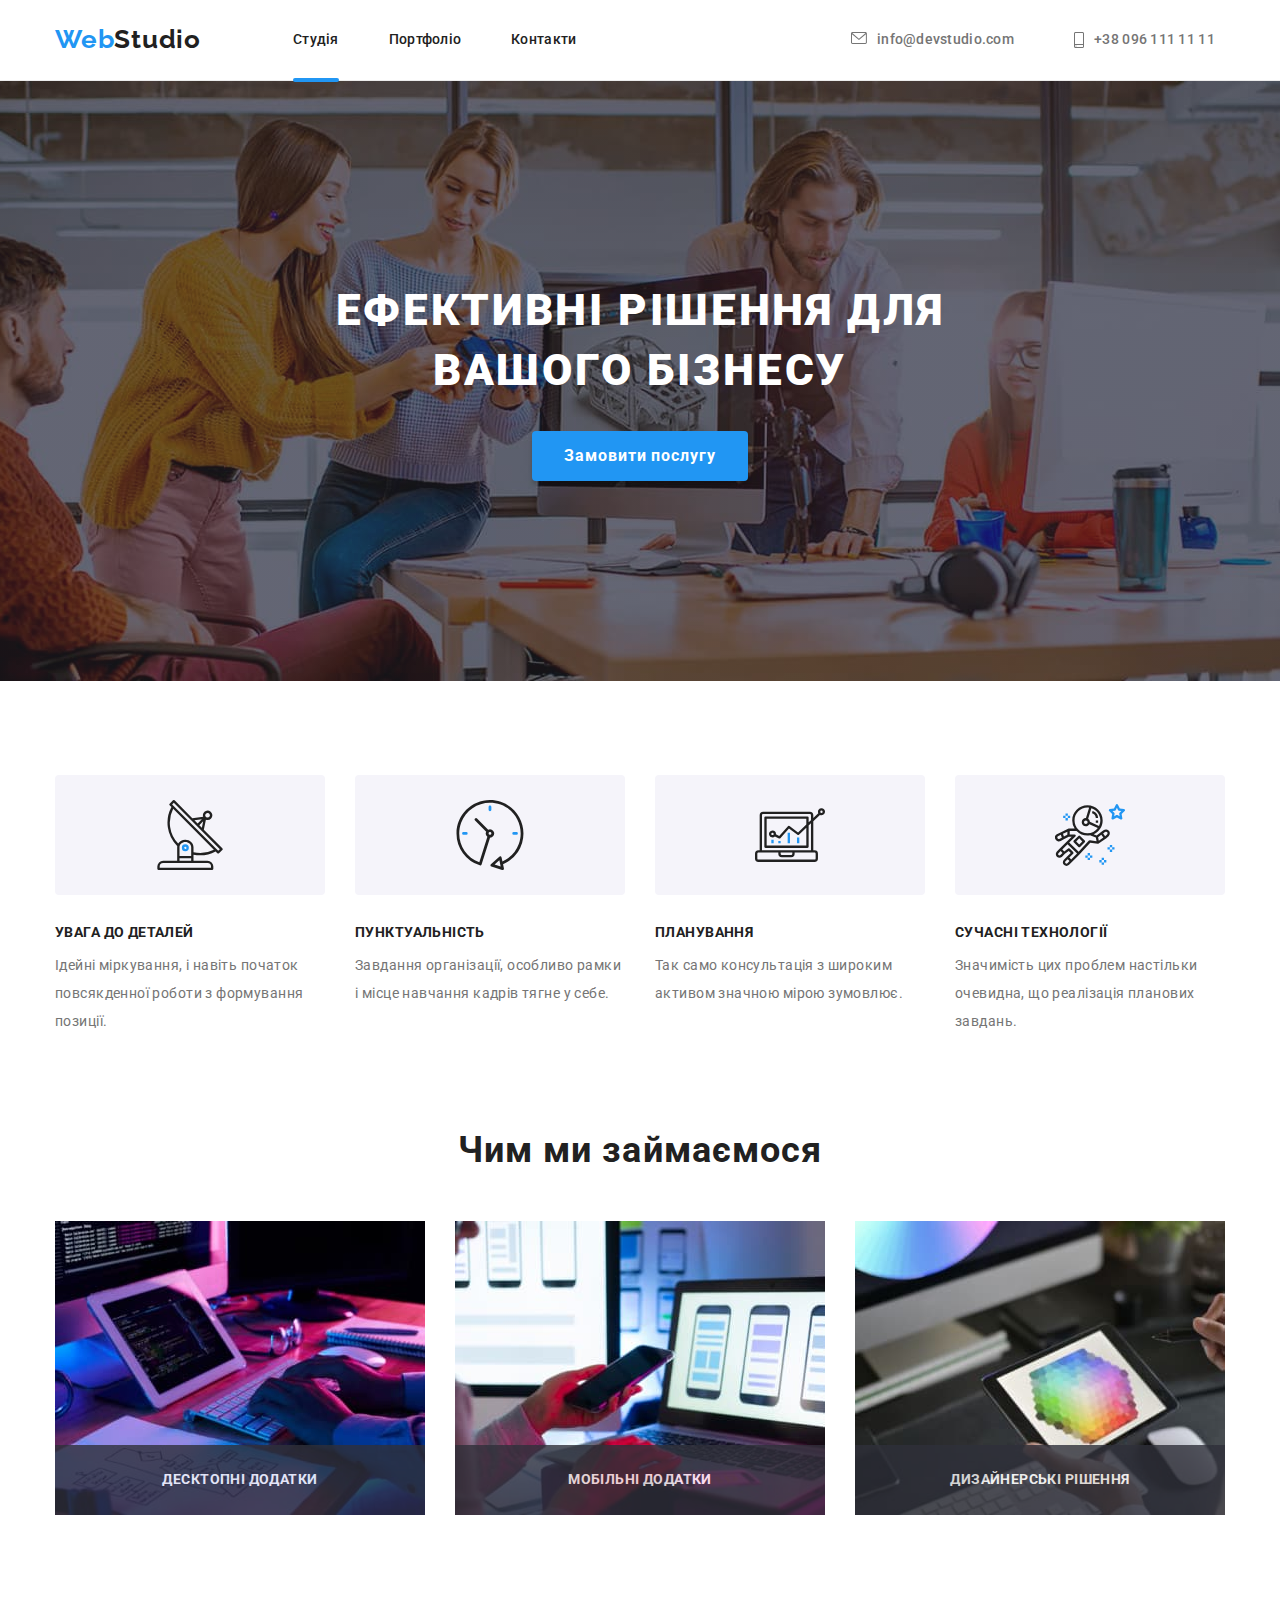
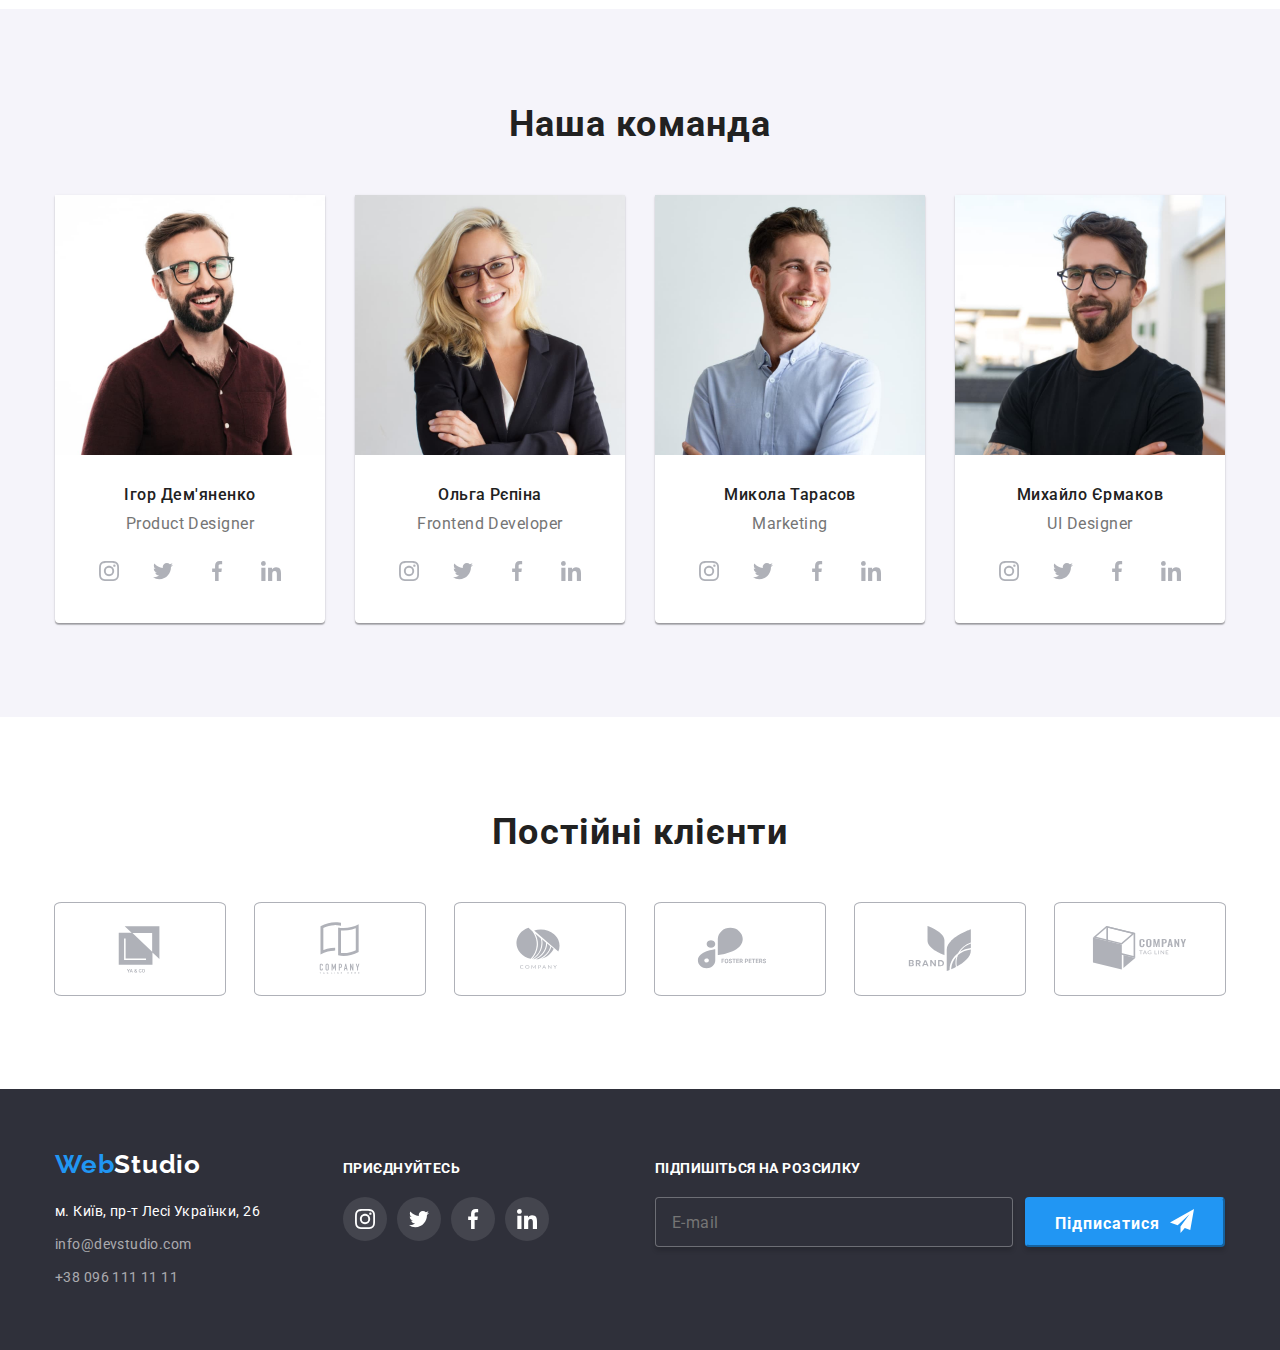
<file: index.html>
<!DOCTYPE html>
<html lang="uk">
  <head>
    <meta charset="UTF-8" />
    <link rel="preconnect" href="https://fonts.googleapis.com" />
    <link rel="preconnect" href="https://fonts.gstatic.com" crossorigin />
    <link
      href="https://fonts.googleapis.com/css2?family=Raleway:wght@700&family=Roboto:wght@400;500;700;900&display=swap"
      rel="stylesheet"
    />
    <meta name="viewport" content="width=device-width, initial-scale=1.0" />
    <title>WebStudio</title>
    <link
      rel="stylesheet"
      href="https://cdnjs.cloudflare.com/ajax/libs/modern-normalize/1.1.0/modern-normalize.min.css"
    />
    <link rel="stylesheet" href="./css/styles.css" />
  </head>

  <body>
    <!--Header-->
    <header class="page-header">
      <div class="conteiner">
        <nav class="coneiner main-nav">
          <a href="" class="logo-header">Web<span class="studio">Studio</span></a>
          <ul class="site-nav">
            <li class="item"><a href="./index.html" class="link current-page">Студія</a></li>
            <li class="item">
              <a href="./portfolio.html" class="link">Портфоліо</a>
            </li>
            <li class="item"><a href="./" class="link">Контакти</a></li>
          </ul>
          <ul class="site-auth">
            <li class="item">
              <a href="mailto:info@devstudio.com" class="link"
                ><svg class="icon-header" width="16" height="12">
                  <use href="./images/icons.svg#icon-envelope"></use></svg
                >info@devstudio.com</a
              >
            </li>
            <li class="item">
              <a href="tel:+380961111111" class="link"
                ><svg class="icon-header" width="10" height="16">
                  <use href="./images/icons.svg#icon-phone"></use></svg
                >+38 096 111 11 11</a
              >
            </li>
          </ul>
        </nav>
      </div>
    </header>
    <!--Main-->
    <main>
      <section class="section-hero">
        <div class="conteiner-hero">
          <h1 class="main-title">Ефективні рішення для вашого бізнесу</h1>
          <button type="button" class="order-button" data-modal-open>Замовити послугу</button>
      </section>
      <!--Особливості-->
      <section class="section-features">
        <div class="conteiner">
          <h2 class="visually-hidden">Наші переваги</h2>
          <ul class="features">
            <li class="feature-list">
              <div class="feature-item">
                <svg class="feature-icon" width="70" height="70">
                  <use href="./images/icons.svg#icon-antenna"></use>
                </svg>
              </div>
              <h3 class="subtitle">УВАГА ДО ДЕТАЛЕЙ</h3>
              <p class="text">
                Ідейні міркування, і навіть початок повсякденної роботи з формування позиції.
              </p>
            </li>
            <li class="feature-list">
              <div class="feature-item">
                <svg class="feature-icon" width="70" height="70">
                  <use href="./images/icons.svg#icon-clock"></use>
                </svg>
              </div>
              <h3 class="subtitle">ПУНКТУАЛЬНІСТЬ</h3>
              <p class="text">
                Завдання організації, особливо рамки і місце навчання кадрів тягне у себе.
              </p>
            </li>
            <li class="feature-list">
              <div class="feature-item">
                <svg class="feature-icon" width="70" height="70">
                  <use href="./images/icons.svg#icon-diagram"></use>
                </svg>
              </div>
              <h3 class="subtitle">ПЛАНУВАННЯ</h3>
              <p class="text">Так само консультація з широким активом значною мірою зумовлює.</p>
            </li>
            <li class="feature-list">
              <div class="feature-item">
                <svg class="feature-icon" width="70" height="70">
                  <use href="./images/icons.svg#icon-astronaut"></use>
                </svg>
              </div>
              <h3 class="subtitle">СУЧАСНІ ТЕХНОЛОГІЇ</h3>
              <p class="text">
                Значимість цих проблем настільки очевидна, що реалізація планових завдань.
              </p>
            </li>
          </ul>
        </div>
      </section>
      <!--Чим ми займаємось-->
      <section class="section-activities">
        <div class="conteiner">
          <h2 class="title">Чим ми займаємося</h2>
          <ul class="activities">
            <li class="item">
              <div class="activities-thumb">
                <h3 class="thumb-title">Десктопні додатки</h3>
              </div>
              <img src="./images/box1.jpg" alt="фото 1 робота в студії" width="370" class="photo" />
            </li>
            <li class="item">
              <div class="activities-thumb"><h3 class="thumb-title">Мобільні додатки</h3></div>
              <img src="./images/box2.jpg" alt="фото 2 робота в студії" width="370" class="photo" />
            </li>
            <li class="item">
              <div class="activities-thumb"><h3 class="thumb-title">Дизайнерські рішення</h3></div>
              <img src="./images/box3.jpg" alt="фото 3 робота в студії" width="370" class="photo" />
            </li>
          </ul>
        </div>
      </section>
      <!--Наша команда-->
      <section class="section-staff">
        <div class="conteiner">
          <h2 class="title">Наша команда</h2>
          <ul class="staff">
            <li class="item">
              <img src="./images/person1.jpg" alt="фото співробітника" width="270" class="photo" />
              <div class="card-text">
                <h3 class="staff-name">Ігор Дем'яненко</h3>
                <p class="position">Product Designer</p>
                <ul class="social-net">
                  <li class="net-item">
                    <a href="" class="net-link">
                      <svg class="net-icon" width="20" height="20">
                        <use href="./images/icons.svg#icon-instagram"></use>
                      </svg>
                    </a>
                  </li>
                  <li class="net-item">
                    <a href="" class="net-link">
                      <svg class="net-icon" width="20" height="20">
                        <use href="./images/icons.svg#icon-twitter"></use>
                      </svg>
                    </a>
                  </li>
                  <li class="net-item">
                    <a href="" class="net-link">
                      <svg class="net-icon" width="20" height="20">
                        <use href="./images/icons.svg#icon-facebook"></use>
                      </svg>
                    </a>
                  </li>
                  <li class="net-item">
                    <a href="" class="net-link">
                      <svg class="net-icon" width="20" height="20">
                        <use href="./images/icons.svg#icon-linkedin"></use>
                      </svg>
                    </a>
                  </li>
                </ul>
              </div>
            </li>
            <li class="item">
              <img src="./images/person2.jpg" alt="фото співробітника" width="270" class="photo" />
              <div class="card-text">
                <h3 class="staff-name">Ольга Рєпіна</h3>
                <p class="position">Frontend Developer</p>
                <ul class="social-net">
                  <li class="net-item">
                    <a href="" class="net-link">
                      <svg class="net-icon" width="20" height="20">
                        <use href="./images/icons.svg#icon-instagram"></use>
                      </svg>
                    </a>
                  </li>
                  <li class="net-item">
                    <a href="" class="net-link">
                      <svg class="net-icon" width="20" height="20">
                        <use href="./images/icons.svg#icon-twitter"></use>
                      </svg>
                    </a>
                  </li>
                  <li class="net-item">
                    <a href="" class="net-link">
                      <svg class="net-icon" width="20" height="20">
                        <use href="./images/icons.svg#icon-facebook"></use>
                      </svg>
                    </a>
                  </li>
                  <li class="net-item">
                    <a href="" class="net-link">
                      <svg class="net-icon" width="20" height="20">
                        <use href="./images/icons.svg#icon-linkedin"></use>
                      </svg>
                    </a>
                  </li>
                </ul>
              </div>
            </li>
            <li class="item">
              <img src="./images/person3.jpg" alt="фото співробітника" width="270" class="photo" />
              <div class="card-text">
                <h3 class="staff-name">Микола Тарасов</h3>
                <p class="position">Marketing</p>
                <ul class="social-net">
                  <li class="net-item">
                    <a href="" class="net-link">
                      <svg class="net-icon" width="20" height="20">
                        <use href="./images/icons.svg#icon-instagram"></use>
                      </svg>
                    </a>
                  </li>
                  <li class="net-item">
                    <a href="" class="net-link">
                      <svg class="net-icon" width="20" height="20">
                        <use href="./images/icons.svg#icon-twitter"></use>
                      </svg>
                    </a>
                  </li>
                  <li class="net-item">
                    <a href="" class="net-link">
                      <svg class="net-icon" width="20" height="20">
                        <use href="./images/icons.svg#icon-facebook"></use>
                      </svg>
                    </a>
                  </li>
                  <li class="net-item">
                    <a href="" class="net-link">
                      <svg class="net-icon" width="20" height="20">
                        <use href="./images/icons.svg#icon-linkedin"></use>
                      </svg>
                    </a>
                  </li>
                </ul>
              </div>
            </li>
            <li class="item">
              <img src="./images/person4.jpg" alt="фото співробітника" width="270" class="photo" />
              <div class="card-text">
                <h3 class="staff-name">Михайло Єрмаков</h3>
                <p class="position">UI Designer</p>
                <ul class="social-net">
                  <li class="net-item">
                    <a href="" class="net-link">
                      <svg class="net-icon" width="20" height="20">
                        <use href="./images/icons.svg#icon-instagram"></use>
                      </svg>
                    </a>
                  </li>
                  <li class="net-item">
                    <a href="" class="net-link">
                      <svg class="net-icon" width="20" height="20">
                        <use href="./images/icons.svg#icon-twitter"></use>
                      </svg>
                    </a>
                  </li>
                  <li class="net-item">
                    <a href="" class="net-link">
                      <svg class="net-icon" width="20" height="20">
                        <use href="./images/icons.svg#icon-facebook"></use>
                      </svg>
                    </a>
                  </li>
                  <li class="net-item">
                    <a href="" class="net-link">
                      <svg class="net-icon" width="20" height="20">
                        <use href="./images/icons.svg#icon-linkedin"></use>
                      </svg>
                    </a>
                  </li>
                </ul>
              </div>
            </li>
          </ul>
        </div>
      </section>
      <section class="section-clients">
        <div class="conteiner">
          <h2 class="title">Постійні клієнти</h2>
          <div class="clients">
            <ul class="client-list">
              <li class="client-item"><a href="" class="client-link">
              <svg class="company-icon" width="106" height="60">
                <use href="./images/icons.svg#icon-company1"></use>
              </svg>
              </a>
              </li>
            <li class="client-item"><a href="" class="client-link">
              <svg class="company-icon" width="106" height="60">
                <use href="./images/icons.svg#icon-company2"></use>
              </svg>
              </a>
              </li>
            <li class="client-item"><a href="" class="client-link">
              <svg class="company-icon" width="106" height="60">
                <use href="./images/icons.svg#icon-company3"></use>
              </svg>
              </a>
              </li>
            <li class="client-item"><a href="" class="client-link">
              <svg class="company-icon" width="106" height="60">
                <use href="./images/icons.svg#icon-company4"></use>
              </svg>
              </a>
              </li>
            <li class="client-item"><a href="" class="client-link">
              <svg class="company-icon" width="106" height="60">
                <use href="./images/icons.svg#icon-company5"></use>
              </svg>
              </a>
              </li>
              <li class="client-item"><a href="" class="client-link">
              <svg class="company-icon" width="106" height="60">
                <use href="./images/icons.svg#icon-company6"></use>
              </svg>
              </a>
              </li>
          </div>
        </div>
      </section>
    </main>
    <!-- Footer -->
    <footer class="page-footer">
       <div class="conteiner-footer"> 
        <div class="footer-list">
          <div class="footer-links">
            <a href="./" class="logo-footer">Web<span class="studio">Studio</span></a>
            <address class="address">
              <ul class="address-list">
                <li class="item">
                  <a
                    href="https://www.google.com/maps/d/u/0/viewer?mid=10uSM3H-mIU3GznYo2szRIEphczw&hl=en_US&ll=50.42732700000001%2C30.538092&z=17"
                    class="place"
                    >м. Київ, пр-т Лесі Українки, 26</a
                  >
                </li>
                <li class="item">
                  <a href="mailto:info@devstudio.com" class="email">info@devstudio.com</a>
                </li>
                <li class="list">
                  <a href="tel:+380961111111" class="phone">+38 096 111 11 11</a>
                </li>
              </ul>
            </address>
          </div>
          <div class="join-links">
            <h3 class="subtitle">ПРИЄДНУЙТЕСЬ</h3>
            <ul class="social-net">
              <li class="net-item">
                <a href="" class="net-link">
                  <svg class="net-icon" width="20" height="20">
                    <use href="./images/icons.svg#icon-instagram"></use>
                  </svg>
                </a>
              </li>
              <li class="net-item">
                <a href="" class="net-link">
                  <svg class="net-icon" width="20" height="20">
                    <use href="./images/icons.svg#icon-twitter"></use>
                  </svg>
                </a>
              </li>
              <li class="net-item">
                <a href="" class="net-link">
                  <svg class="net-icon" width="20" height="20">
                    <use href="./images/icons.svg#icon-facebook"></use>
                  </svg>
                </a>
              </li>
              <li class="net-item">
                <a href="" class="net-link">
                  <svg class="net-icon" width="20" height="20">
                    <use href="./images/icons.svg#icon-linkedin"></use>
                  </svg>
                </a>
              </li>
            </ul>
          </div>
          <div class="signup">
            <h2 class="signup-title">Підпишіться на розсилку</h2>
            <form class="signup-form" name="signup-form">
              <label class="signup-label" for="person-email"></label>
          <input class="email-input" id="person-email" type="email" placeholder="E-mail" required/>
              <button class="signup-button" type="submit">
                Підписатися<svg class="send-icon" width="24" height="24">
                  <use href="./images/icons.svg#icon-icon-send"></use>
                </svg>
              </button>
            </form> 
          </div>
        </div>
      </div>
    </footer>

    <!-- Backdrop -->
    <div class="backdrop is-hidden" data-modal>
        <div class="modal">
          <button type="button" class="button-close" data-modal-close>
              <svg class="x-icon" width="18" height="18">
                <use href="./images/icons.svg#icon-close-button"></use>
              </svg>
          </button>

          <!-- Form -->

          <h2 class="order-title">Залиште свої дані, ми вам передзвонимо</h2>
          <form name="order-form">
            <label class="form-label" for="person-name">Ім'я</label>
            <div class="modal-inputs">
              <input class="form-input" id="person-name" type="text" name="name" required pattern="^[Є-ЯҐа-їґ]+\s[Є-ЯҐа-їґ]+$"/>
              <svg class="form-icon" width="18" height="18">
                  <use href="./images/icons.svg#icon-person-icon"></use>
                </svg>
            </div>
            <label class="form-label" for="person-phone">Телефон</label>
            <div class="modal-inputs">
              <input class="form-input" id="person-phone" type="tel" name="phone" required pattern="^\+[0-9]{12}"/>
              <svg class="form-icon" width="18" height="18">
                  <use href="./images/icons.svg#icon-phone-black"></use>
                </svg>
            </div>
            <label class="form-label" for="person-ml">Пошта</label>
            <div class="modal-inputs">
              <input class="form-input" id="person-ml" type="email" name="email" required/>
              <svg class="form-icon" width="18" height="18">
                  <use href="./images/icons.svg#icon-email-black"></use>
                </svg>
            </div>
            <label class="form-label" for="form-textarea">Коментар</label>
              <textarea class="form-textarea" id="form-textarea"
              name="person-comment" placeholder="Введіть текст"></textarea>

               <div class="checkbox"> 
                 <label class="checkbox-label" for="terms-checkbox">
                   <input class="checkbox-input" id="terms-checkbox" 
                   type="checkbox" name="terms-checkbox" value="" required/> 
                   <svg class="checked-icon" width="16" height="15">
                     <use href="./images/icons.svg#icon-icon-check"></use>
                    </svg>Погоджуюся з розсилкою та приймаю<a class="terms" href="./" > Умови договору</a>
              </label>
                </div> 
            <button class="send-button" type="submit">Відправити</button>
          </form>
          
        </div>
    </div>
  <script src="./js/modal.js"></script>
</body>
</html>
</file>
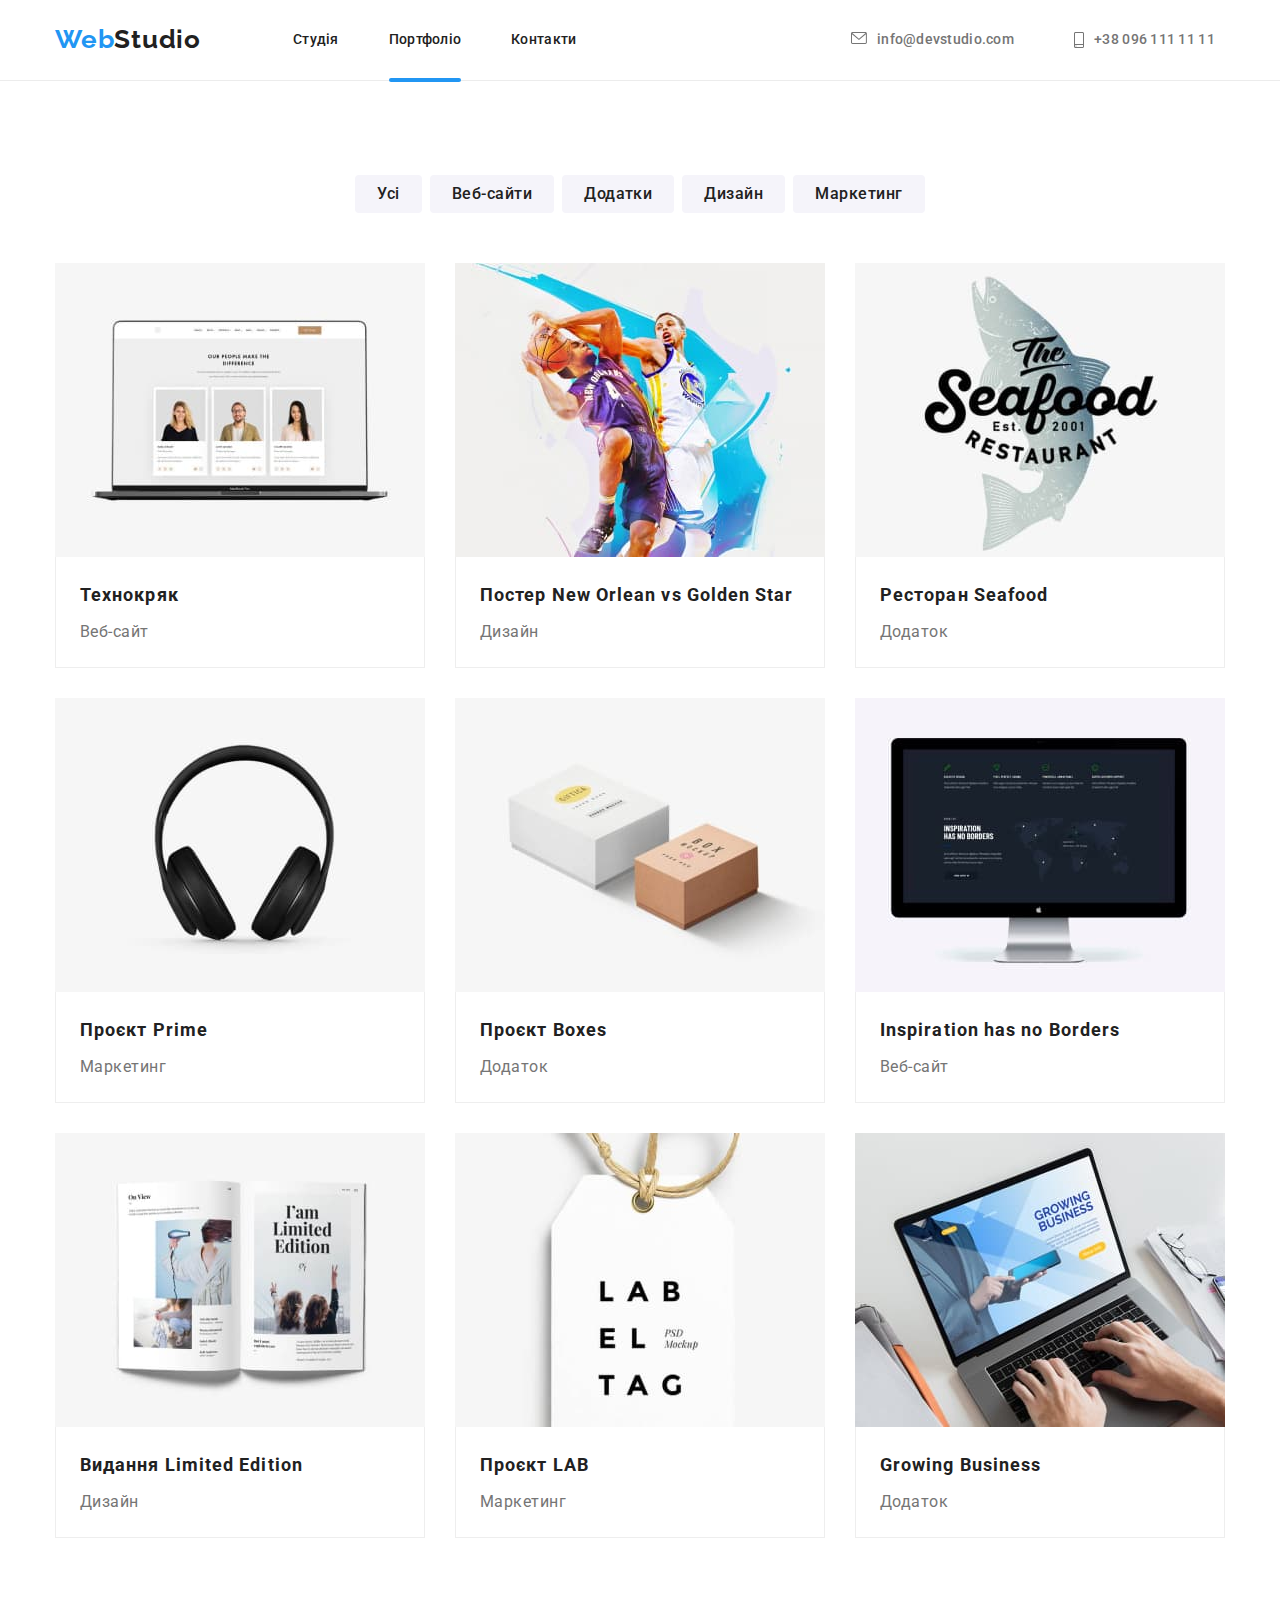
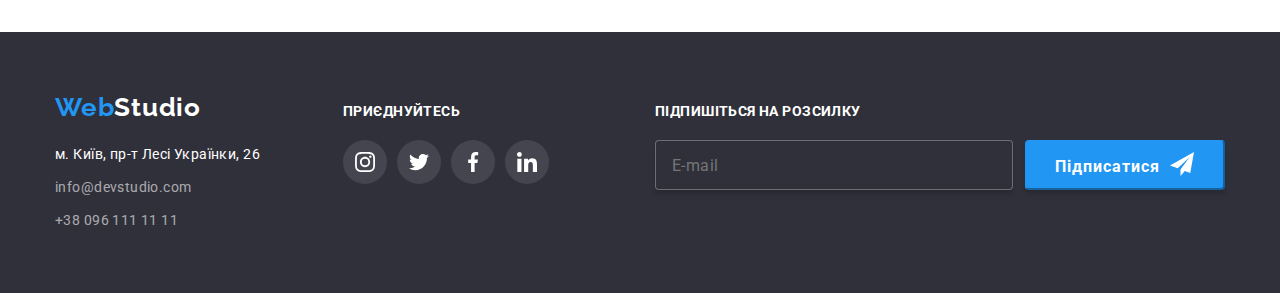
<file: portfolio.html>
<!DOCTYPE html>
<html lang="uk">
  <head>
    <meta charset="UTF-8" />
    <link rel="preconnect" href="https://fonts.googleapis.com" />
    <link rel="preconnect" href="https://fonts.gstatic.com" crossorigin />
    <link
      href="https://fonts.googleapis.com/css2?family=Raleway:wght@700&family=Roboto:wght@400;500;700;900&display=swap"
      rel="stylesheet"
    />
    <meta name="viewport" content="width=device-width, initial-scale=1.0" />
    <title>WebStudio</title>
    <link
      rel="stylesheet"
      href="https://cdnjs.cloudflare.com/ajax/libs/modern-normalize/1.1.0/modern-normalize.min.css"
    />
    <link rel="stylesheet" href="./css/styles.css" />
  </head>
  <body class="portfolio-body">
    <header class="page-header">
      <div class="conteiner">
        <nav class="coneiner main-nav">
          <a href="" class="logo-header">Web<span class="studio">Studio</span></a>
          <ul class="site-nav">
            <li class="item"><a href="./index.html" class="link">Студія</a></li>
            <li class="item">
              <a href="./portfolio.html" class="link current-page">Портфоліо</a>
            </li>
            <li class="item"><a href="./" class="link">Контакти</a></li>
          </ul>
          <ul class="site-auth">
            <li class="item">
              <a href="mailto:info@devstudio.com" class="link"
                ><svg class="icon-header" width="16" height="12">
                  <use href="./images/icons.svg#icon-envelope"></use></svg
                >info@devstudio.com</a
              >
            </li>
            <li class="item">
              <a href="tel:+380961111111" class="link"
                ><svg class="icon-header" width="10" height="16">
                  <use href="./images/icons.svg#icon-phone"></use></svg
                >+38 096 111 11 11</a
              >
            </li>
          </ul>
        </nav>
      </div>
    </header>
    <main>
      <section class="section-portfolio">
        <div class="conteiner">
          <!--Фільтр з 5 кнопок-->
          <ul class="filters">
            <li class="list">
              <button type="button" class="filter">Усі</button>
            </li>
            <li class="list">
              <button type="button" class="filter">Веб-сайти</button>
            </li>
            <li class="list">
              <button type="button" class="filter">Додатки</button>
            </li>
            <li class="list">
              <button type="button" class="filter">Дизайн</button>
            </li>
            <li class="list">
              <button type="button" class="filter">Маркетинг</button>
            </li>
          </ul>
          <!--Приклади робіт-->

          <div class="conteiner-examples">
            <ul class="examples">
              <li class="item">
                <a href="" class="link">
                  <div class="card-image">
                    <img
                      src="./images/img1.jpg"
                      alt="екран комп'ютера з трьома представниками компанії та основними відомостями про них"
                      width="370"
                      class="photo"
                    />
                    <div class="card-overlay">
                      <p class="overlay-text">
                        Ресурс пропонує комплексні пропозиції з різним рівнем функціоналу та
                        сервісів. Все це дозволить відвідувачу отримати вичерпні відомості про
                        компанію чи приватну особу.
                      </p>
                    </div>
                  </div>
                  <div class="card-text">
                    <h2>Технокряк</h2>
                    <p class="product-name">Веб-сайт</p>
                  </div>
                </a>
              </li>
              <li class="item">
                <a href="" class="link">
                  <div class="card-image">
                    <img
                      src="./images/img2.jpg"
                      alt="зображення двох баскетболістів у стрибку в боротьбі за м'яч"
                      width="370"
                      class="photo"
                    />
                    <div class="card-overlay">
                      <p class="overlay-text">
                        Ресурс пропонує комплексні пропозиції з різним рівнем функціоналу та
                        сервісів. Все це дозволить відвідувачу отримати вичерпні відомості про
                        компанію чи приватну особу.
                      </p>
                    </div>
                  </div>
                  <div class="card-text">
                    <h2>Постер New Orlean vs Golden Star</h2>
                    <p class="product-name">Дизайн</p>
                  </div>
                </a>
              </li>
              <li class="item">
                <a href="" class="link">
                  <div class="card-image">
                    <img
                      src="./images/img3.jpg"
                      alt="сіра риба як логотип ресторану з назвою ресторану на ній"
                      width="370"
                      class="photo"
                    />
                    <div class="card-overlay">
                      <p class="overlay-text">
                        Ресурс пропонує комплексні пропозиції з різним рівнем функціоналу та
                        сервісів. Все це дозволить відвідувачу отримати вичерпні відомості про
                        компанію чи приватну особу.
                      </p>
                    </div>
                  </div>
                  <div class="card-text">
                    <h2>Ресторан Seafood</h2>
                    <p class="product-name">Додаток</p>
                  </div>
                </a>
              </li>
              <li class="item">
                <a href="" class="link">
                  <div class="card-image">
                    <img
                      src="./images/img4.jpg"
                      alt="великі навушники чорного кольору"
                      width="370"
                      class="photo"
                    />
                    <div class="card-overlay">
                      <p class="overlay-text">
                        Ресурс пропонує комплексні пропозиції з різним рівнем функціоналу та
                        сервісів. Все це дозволить відвідувачу отримати вичерпні відомості про
                        компанію чи приватну особу.
                      </p>
                    </div>
                  </div>
                  <div class="card-text">
                    <h2>Проєкт Prime</h2>
                    <p class="product-name">Маркетинг</p>
                  </div>
                </a>
              </li>
              <li class="item">
                <a href="" class="link">
                  <div class="card-image">
                    <img
                      src="./images/img5.jpg"
                      alt="біла і коричнева коробки лежать поруч"
                      width="370"
                      class="photo"
                    />
                    <div class="card-overlay">
                      <p class="overlay-text">
                        Ресурс пропонує комплексні пропозиції з різним рівнем функціоналу та
                        сервісів. Все це дозволить відвідувачу отримати вичерпні відомості про
                        компанію чи приватну особу.
                      </p>
                    </div>
                  </div>
                  <div class="card-text">
                    <h2>Проєкт Boxes</h2>
                    <p class="product-name">Додаток</p>
                  </div>
                </a>
              </li>
              <li class="item">
                <a href="" class="link">
                  <div class="card-image">
                    <img
                      src="./images/img6.jpg"
                      alt="комп'ютер з сторінкою сайту на екрані"
                      width="370"
                      class="photo"
                    />
                    <div class="card-overlay">
                      <p class="overlay-text">
                        Ресурс пропонує комплексні пропозиції з різним рівнем функціоналу та
                        сервісів. Все це дозволить відвідувачу отримати вичерпні відомості про
                        компанію чи приватну особу.
                      </p>
                    </div>
                  </div>
                  <div class="card-text">
                    <h2>Inspiration has no Borders</h2>
                    <p class="product-name">Веб-сайт</p>
                  </div>
                </a>
              </li>
              <li class="item">
                <a href="" class="link">
                  <div class="card-image">
                    <img
                      src="./images/img7.jpg"
                      alt="розворот журналу з зображеннями-прикладами дизайну"
                      width="370"
                      class="photo"
                    />
                    <div class="card-overlay">
                      <p class="overlay-text">
                        Ресурс пропонує комплексні пропозиції з різним рівнем функціоналу та
                        сервісів. Все це дозволить відвідувачу отримати вичерпні відомості про
                        компанію чи приватну особу.
                      </p>
                    </div>
                  </div>
                  <div class="card-text">
                    <h2>Видання Limited Edition</h2>
                    <p class="product-name">Дизайн</p>
                  </div>
                </a>
              </li>
              <li class="item">
                <a href="" class="link">
                  <div class="card-image">
                    <img
                      src="./images/img8.jpg"
                      alt="ярлик з логотипом компанії"
                      width="370"
                      class="photo"
                    />
                    <div class="card-overlay">
                      <p class="overlay-text">
                        Ресурс пропонує комплексні пропозиції з різним рівнем функціоналу та
                        сервісів. Все це дозволить відвідувачу отримати вичерпні відомості про
                        компанію чи приватну особу.
                      </p>
                    </div>
                  </div>
                  <div class="card-text">
                    <h2>Проєкт LAB</h2>
                    <p class="product-name">Маркетинг</p>
                  </div>
                </a>
              </li>
              <li class="item">
                <a href="" class="link">
                  <div class="card-image">
                    <img
                      src="./images/img9.jpg"
                      alt="руки на клавіатурі і сторінка з сійту компанії на екрані"
                      width="370"
                      class="photo"
                    />
                    <div class="card-overlay">
                      <p class="overlay-text">
                        Ресурс пропонує комплексні пропозиції з різним рівнем функціоналу та
                        сервісів. Все це дозволить відвідувачу отримати вичерпні відомості про
                        компанію чи приватну особу.
                      </p>
                    </div>
                  </div>
                  <div class="card-text">
                    <h2>Growing Business</h2>
                    <p class="product-name">Додаток</p>
                  </div>
                </a>
              </li>
            </ul>
          </div>
        </div>
      </section>
    </main>
    <footer class="page-footer">
      <div class="conteiner-footer">
        <div class="footer-list">
          <div class="footer-links">
            <a href="./" class="logo-footer">Web<span class="studio">Studio</span></a>
            <address class="address">
              <ul class="address-list">
                <li class="item">
                  <a
                    href="https://www.google.com/maps/d/u/0/viewer?mid=10uSM3H-mIU3GznYo2szRIEphczw&hl=en_US&ll=50.42732700000001%2C30.538092&z=17"
                    class="place"
                    >м. Київ, пр-т Лесі Українки, 26</a
                  >
                </li>
                <li class="item">
                  <a href="mailto:info@devstudio.com" class="email">info@devstudio.com</a>
                </li>
                <li class="list">
                  <a href="tel:+380961111111" class="phone">+38 096 111 11 11</a>
                </li>
              </ul>
            </address>
          </div>
          <div class="join-links">
            <h3 class="subtitle">ПРИЄДНУЙТЕСЬ</h3>
            <ul class="social-net">
              <li class="net-item">
                <a href="" class="net-link">
                  <svg class="net-icon" width="20" height="20">
                    <use href="./images/icons.svg#icon-instagram"></use>
                  </svg>
                </a>
              </li>
              <li class="net-item">
                <a href="" class="net-link">
                  <svg class="net-icon" width="20" height="20">
                    <use href="./images/icons.svg#icon-twitter"></use>
                  </svg>
                </a>
              </li>
              <li class="net-item">
                <a href="" class="net-link">
                  <svg class="net-icon" width="20" height="20">
                    <use href="./images/icons.svg#icon-facebook"></use>
                  </svg>
                </a>
              </li>
              <li class="net-item">
                <a href="" class="net-link">
                  <svg class="net-icon" width="20" height="20">
                    <use href="./images/icons.svg#icon-linkedin"></use>
                  </svg>
                </a>
              </li>
            </ul>
          </div>
          <div class="signup">
            <h2 class="signup-title">Підпишіться на розсилку</h2>
            <form class="signup-form" name="signup-form">
              <label class="signup-label" for="person-email"></label>
              <input
                class="email-input"
                id="person-email"
                type="email"
                placeholder="E-mail"
                required
              />
              <button class="signup-button" type="submit">
                Підписатися<svg class="send-icon" width="24" height="24">
                  <use href="./images/icons.svg#icon-icon-send"></use>
                </svg>
              </button>
            </form>
          </div>
        </div>
      </div>
    </footer>
  </body>
</html>
</file>
<file: css/styles.css>
*,
*::before,
*::after {
        box-sizing: border-box;
}
:root {
        --primary-text-color:#212121;
        --background-color:#F5F5F5;
        --aditional-color: #ffffff;
        --accent-text-color:#757575;
        --button-active-color:#2196F3;
        --transition-timing-function:250ms cubic-bezier(0.4, 0, 0.2, 1);
}
body {
    font-family: Roboto,sans-serif;
    font-style: normal;
    font-weight: 400;
    color:var(--primary-text-color);
}
h1,
h2,
h3,
h4,
p,
ul {
        margin: 0;
}
.visually-hidden {
        position: absolute;
        white-space: nowrap;
        width: 1px;
        height: 1px;
        overflow: hidden;
        border: 0;
        padding: 0;
        clip: rect(0000);
        clip-path: inset(50%);
        margin: -1px;
}
.conteiner {
        margin: 0 auto; 
        width: 1200px;
        padding-left: 15px;
        padding-right: 15px;
}


/*Навігація*/
.page-header {
        margin: 0 auto;
        width: 100%;
        border-bottom: 1px solid #ECECEC;
}
.main-nav {
        display: flex;
        justify-content: center;
        align-items: center;
        padding: 0 auto;
}
.logo-header {
        display: flex;
        width: 145px;
        margin-right: 93px;
        padding-top: 24px;
        padding-bottom: 25px;
        font-family: 'Raleway';
        font-style: normal;
        font-weight: 700;
        font-size: 26px;
        line-height: 31px;
        letter-spacing: 0.03em;
        color: var(--button-active-color);
        text-decoration: none;
}

 .page-header .studio {
        color: var(--primary-text-color); 
}
.site-nav {
        display: flex;
        align-items: center;
        width: 281px;
        padding-left: 0;
        margin-left: 0;
        margin-right: auto;
        list-style: none; 
}
.site-nav .item {
        display: flex;
        display: block;
        position: relative; 
}
.site-nav .item:not(:last-child) {
        margin-right: 50px;
}
.site-nav .item+.item {
        margin-left: 0;
}
.site-nav .link,
.current-page {
        display: block;
        font-weight: 500;
        font-size: 14px;
        line-height: 1.14;
        letter-spacing: 0.02em;
        color: var(--primary-text-color);
        text-decoration: none;
        padding-top: 32px;
        padding-bottom: 32px; 
        transition: color var(--transition-timing-function);
}
.site-nav .link:hover,
.site-nav .link:focus,
.site-nav .link:active
 {
        color: var(--button-active-color);
}
.current-page::after {
        display: block;
        content: '';
        width: 100%;
        height: 4px;
        position: absolute;
        left: 0;
        bottom: -2px;
        background-color: var(--button-active-color);
        border-radius: 2px;
} 
/*Контакти*/
.site-auth .link {
        display:flex;
        padding: 32px 0;
        color: var(--accent-text-color);
        font-size: 14px;
        line-height: 1.14;
        font-weight: 500;
        letter-spacing: 0.02em;
        text-decoration: none;
        transition: color var(--transition-timing-function);
}
.site-auth .item {
        display: flex;
        min-width: 161px;
        flex-direction: row;
        justify-content: center;
        align-items: center;
        list-style: none;
}
.site-auth .link:hover,
.site-auth .link:focus {
        color:var(--button-active-color);
}
.site-auth {
        display: flex;
        align-items: center;
        padding: 0;
        margin-left: 0;
}
.site-auth .item + .item {
        margin-left: 50px;
} 
.icon-header {
        fill: currentColor;
        margin-right: 10px;
}
/*Головна сторінка*/
.section-hero {
        max-width: 1600px;
        height: 600px;
        background-color: #C4C4C4;
        margin-left: auto;
        margin-right: auto;
        background-image: linear-gradient(to right, rgba(47, 48, 58, 0.4), rgba(47, 48, 58, 0.4)), url(../images/background.jpg);
        background-repeat: no-repeat;
        background-position: center;
        background-size: cover;
         }  
 .conteiner-hero {
         display: flex;
         flex-direction: column;
         width: 1200px;
         height: 600px;
         padding: 200px 15px 260px 15px;
         margin: 0 auto;
         align-items: center;
 }
.main-title {
        display: block;
        text-align: center;
        margin: 0 auto 30px auto;
        width: 696px;
        height: 120px;
        width: 696px;
        font-weight: 900;
        font-size: 44px;
        line-height: 1.36;
        letter-spacing: 0.06em;
        text-transform: uppercase;
         color: var(--aditional-color);
}
.order-button {
        margin: 0 auto;
        min-width: 216px;
        height: 50px;
        padding: 10px 32px;
        font-family: Roboto;
        font-style: normal;
        font-weight: 700;
        font-size: 16px;
        line-height: 1.88;
        letter-spacing: 0.06em;
        color: var(--aditional-color);
        background: #2196F3;
        box-shadow: 0px 4px 4px rgba(0, 0, 0, 0.15);
        border: 0;
        border-radius: 4px;
        cursor: pointer;
        transition: background-color var(--transition-timing-function), 
        color var(--transition-timing-function), 
        box-shadow var(--transition-timing-function); 
}
.order-button:hover,
.order-button:active,
.order-button:focus {
        background: #188CE8;
        box-shadow: 0px 4px 4px rgba(0, 0, 0, 0.15);
        color: var(--aditional-color);
}
.backdrop {
        position: fixed;
        top: 0;
        left: 0;
        z-index: 1;
        width: 100%;
        height: 100%;
        background-color: rgba(0, 0, 0, 0.2);
        transition: opacity var(--transition-timing-function),
        visibility var(--transition-timing-function);
}
.is-hidden { 
        visibility: hidden;
        opacity: 0;
        pointer-events: none;
}
.backdrop .is-hidden .modal {
        transform: translate(-50%, -50%); 
        
}  
.modal {
        position: absolute;
        top: 50%;
        left: 50%;
        transform: translate(-50%, -50%); 
        width: 528px;
        max-height: 581px;
        height: 100%;
        padding: 40px;
        border-radius: 4px;
        box-shadow: 0px 1px 3px rgba(0, 0, 0, 0.12), 0px 1px 1px rgba(0, 0, 0, 0.14), 0px 2px 1px rgba(0, 0, 0, 0.2);
        background-color: var(--aditional-color);
        transition: transform var(--transition-timing-function), box-shadow var(--transition-timing-function);
}
.button-close {
        position: absolute; 
        display: flex; 
        justify-content: center;
        align-items: center; 
        right: 8px;
        top: 8px;
        width: 30px;
        height: 30px;
        padding: 0;
        background: none;
        border: 1px solid rgba(0, 0, 0, 0.1);
        border-radius: 50%;
        color: #000000;
        cursor: pointer;
        transition: color var(--transition-timing-function);
}
.button-close:focus,
.button-close:hover {
        color: var(--button-active-color);
}
.x-icon {
        fill: currentColor;
}

/* form */

.order-form {
        position: relative;
}
.order-title {
        margin-bottom: 12px;
        font-style: normal;
        font-weight: 700;
        font-size: 20px;
        line-height: 1.15;
        text-align: center;
        letter-spacing: 0.03em;
        color: var(--primary-text-color);
} 
.modal-inputs {
        position: relative;
        
}
.modal-inputs:focus-within {
        fill:var(--button-active-color);
}
.form-label {
        display: block;
        margin-bottom: 4px;
        font-size: 12px;
        line-height: 1.17;
        letter-spacing: 0.01em;
        color: var(--accent-text-color);
}
.form-input {
        width: 100%;
        height: 40px;
        padding: 11px 12px 11px 35px;
        margin-bottom: 10px;
        border: 1px solid rgba(33, 33, 33, 0.2);
        border-radius: 4px; 
        outline: none; 
        transition: border-color var(--transition-timing-function), color var(--transition-timing-function);
}
.form-input:focus,
.form-input:active {
        border-color:  var(--button-active-color);
        color:var(--button-active-color);
        cursor: pointer;
        
}

.form-icon {
        position: absolute;
        top: 40%;
        left: 12px;
        transform: translateY(-50%);
}

.form-textarea {
        width: 448px;
        height: 120px;
        padding: 12px 16px;
        margin-bottom: 20px;
        font-weight: 400;
        font-size: 12px;
        line-height: 1.17;
        letter-spacing: 0.01em;
        color: rgba(117, 117, 117, 0.5);
        border: 1px solid rgba(33, 33, 33, 0.2);
        border-radius: 4px;
        outline: none;
        resize: none;
        transition: border-color var(--transition-timing-function);
}
.form-textarea:active,
.form-textarea:focus {
        border-color: var(--button-active-color);
        cursor: pointer;
}
.comment-input {
        resize: none;
        height: 120px;
        width: 100%;
}
.checkbox {
        position: relative;
} 

.checkbox-input {
        appearance: none;
        -webkit-appearance: none;
        -moz-appearance: none;
} 
.checkbox-input:checked + .checked-icon {
        background-color: var(--button-active-color);
        border: 0;
        cursor: pointer;
} 
.checkbox-label {
        display: block;
        padding-left: 28px;
        font-weight: 400;
        font-size: 14px;
        line-height: 1.71;
        letter-spacing: 0.03em;
        color: var(--accent-text-color);
        margin-bottom: 30px;
} 
.checked-icon {
        position: absolute; 
        fill: var(--aditional-color);
        border: none;
        left: 5px;
        top: 3px;
        border: 2px solid var(--primary-text-color);
        border-radius: 2px;
        transition: background-color var(--transition-timing-function);
} 
.terms {
        color: var(--button-active-color);
}

.send-button {
        display: flex;
        justify-content: center;
        align-items: center;
        padding: 10px 52px;
        margin: 0 auto;
        margin-bottom: 40px;
        width: 200px;
        height: 50px;
        font-weight: 700;
        font-size: 16px;
        line-height: 1.88;
        letter-spacing: 0.06em;
        color: var(--aditional-color);
        background-color: var(--button-active-color);
        
        border-radius: 4px;
        border-color: var(--button-active-color);
        transition: background-color var(--transition-timing-function), box-shadow var(--transition-timing-function);
} 
.send-button:focus,
.send-button:hover,
.send-button:active {
        background-color: #188CE8;
        box-shadow: 0px 4px 4px rgba(0, 0, 0, 0.15);
}

 
/* section-features */

.section-features {
        width: 100%;
        padding-top: 94px;
        padding-bottom: 94px;
        width: auto;
}
.feature-list {
        display: block;
        list-style: none;
        width: 270px;
} 
.feature-item {
        display: flex; 
        width: 270px; 
        height: 120px; 
        background-color: #F5F4FA; 
        justify-content: center;
        align-items: center; 
        border-radius: 4px;

}

.feature-icon {
        fill: currentColor; 
        width: 70px;
        height: 70px;
}
.features .subtitle {
        margin-bottom: 10px;
        margin-top: 30px;
        font-weight: 700;
        font-size: 14px;
        line-height: 1.14;
        letter-spacing: 0.03em;
        text-transform: uppercase;
}
.features .text {
        font-size: 14px;
        line-height: 2;
        letter-spacing: 0.03em;
        color: var(--accent-text-color);
}

.features {
        display: flex;
        padding: 0;
        gap: 30px;
}
/* section-activities */

.section-activities {
        width: 100%;
        padding-bottom: 94px;
        width: auto;
 }
.activities {
        display: flex;
        padding: 0;
}

.section-activities .title {
        display: block;
        display: flex;
        justify-content: center;
        min-width: 366px;
        font-weight: 700;
        font-size: 36px;
        line-height: 1.17;
        letter-spacing: 0.03em;
        color: var(--primary-text-color);
        margin-bottom: 50px;
}
.activities .item {
        display: flex;
        position: relative;
        min-width: 370px;
        list-style: none;
}

  .section-activities .photo {
        display: block;
        max-width: 100%;
        height: auto;
        margin: 0;

}
.section-activities .item:not(:last-child) {
         margin-right: 30px; 
}
.activities-thumb {
        position: absolute;
        display: flex;
        justify-content: center;
        align-items: center;
        width: 100%;
        height: 70px;
        bottom: 0;
        background-color: #2F303A;
        opacity: 0.8;
}
.thumb-title {
        font-weight: 700;
        font-size: 14px;
        line-height: 1.14;
        text-align: center;
        letter-spacing: 0.03em;
        text-transform: uppercase;
         color: var(--aditional-color);
}

/* section staff     */

.section-staff {
        width: 100%;
        padding-bottom: 94px;
        padding-top: 94px;
        width: auto;
        background-color: #F5F4FA;
}
.section-staff .title {
        display: block;
        display: flex;
        justify-content: center;
        min-width: 366px;
        font-weight: 700;
        font-size: 36px;
        line-height: 1.17;
        letter-spacing: 0.03em;
        color: var(--primary-text-color);
        margin-bottom: 50px;
}
.staff {
        display: flex;
        padding: 0;
}
.staff .item:not(:last-child) {
        margin-right: 30px;
}
.staff .item {
        list-style: none;
        background: var(--aditional-color);
        box-shadow: 0px 1px 3px rgba(0, 0, 0, 0.12), 0px 1px 1px rgba(0, 0, 0, 0.14), 0px 2px 1px rgba(0, 0, 0, 0.2);
        border-radius: 0px 0px 4px 4px;
}
.staff .photo {
        display: block;
        max-width: 100%;
}
.staff .card-text {
        padding-top: 30px;
}
.staff-name {
        font-weight: 500;
        font-size: 16px;
        line-height: 1.19;
        text-align: center;
        letter-spacing: 0.03em;
        color: var(--primary-text-color);
        margin-bottom: 10px;
}
.position {
        font-weight: 400;
        font-size: 16px;
        line-height: 1.19;
        text-align: center;
        letter-spacing: 0.03em;
        color: var(--accent-text-color);
}
.social-net {
        display: flex;
        gap: 10px;
        justify-content: center;
        padding: 16px 32px 30px 32px;
        list-style: none;
}
.net-link {
        display: flex;
        align-items: center;
        justify-content: center;
        width: 44px;
        height: 44px;
        background-color:var(--aditional-color);
        border-radius: 50%;
        color:#AFB1B8;
        transition: background-color var(--transition-timing-function), color var(--transition-timing-function), fill var(--transition-timing-function);
        
}
.net-icon {
        fill: currentColor;
} 
.net-link:hover,
.net-link:focus {
        background-color:var(--button-active-color);
        color:var(--aditional-color);
}
.section-clients {
        width: 100%;
        padding-bottom: 94px;
        padding-top: 94px;
        width: auto;
}
.client-list {
        display: block;
        display: flex;
        align-items: center;
        gap: 30px;
        justify-content: center;
        padding: 0;
        list-style: none;
}

.client-link {
        display: block;
        display: flex; 
        width: 170px;  
        height: 92px;
        justify-content: center;
        align-items: center;
        outline: 1px solid #AFB1B8;
        border-radius: 4%;
        background-color: var(--aditional-color); 
        color: #AFB1B8;
        transition: color var(--transition-timing-function), outline var(--transition-timing-function), fill var(--transition-timing-function);
}
.company-icon {
        fill:currentColor;
}
 .client-link:hover,
 .client-link:focus {
        outline: 1px solid var(--button-active-color);
        color:var(--button-active-color);
 }

.company-icon {
        display: flex;
        align-items: center;
        justify-content: center;
        width: 106px;
        height: 60px;
}
.section-clients .title {
        display: block;
        display: flex;
        justify-content: center;
        min-width: 366px;
        font-weight: 700;
        font-size: 36px;
        line-height: 1.17;
        letter-spacing: 0.03em;
        color: var(--primary-text-color);
        margin-bottom: 50px;
}

/*Footer*/

.page-footer {
        background-color: #2F303A;
        display: flex;
        min-width:1200px;
        padding-left: 15px;
        padding-right: 15px;
        margin: 0 auto;
        align-items:baseline;
        justify-content: center;
}
.conteiner-footer {
        min-width: 1170px;
        padding: 0;
        display: flex;
} 
.logo-footer {
        font-family: 'Raleway';
        font-style: normal;
        font-weight: 700;
        font-size: 26px;
        line-height: 31px;
        letter-spacing: 0.03em;
        color: var(--button-active-color);
        text-decoration: none;
}
.page-footer .studio {
        color: var(--aditional-color);
}
.address {
        margin-top: 20px;
}
.address-list {
        padding-left: 0;
        list-style: none;
}
.address .item:not(:last-child) {
        margin-bottom: 9px;
}
.place {
        font-size: 14px;
        font-style: normal;
        line-height: 1.71;
        letter-spacing: 0.03em;
        color: var(--aditional-color);
        text-decoration: none;
        transition: color var(--transition-timing-function);
        
}
 .email {
        font-size: 14px;
        font-style: normal;
        line-height: 1.71;
        letter-spacing: 0.03em;
        color: rgba(255, 255, 255, 0.6);
        text-decoration: none;
        transition: color var(--transition-timing-function);
}
.phone {
        font-size: 14px;
        font-style: normal;
        line-height: 1.71;
        letter-spacing: 0.03em;
        color: rgba(255, 255, 255, 0.6);
        text-decoration: none;
        transition: color var(--transition-timing-function);
}
.address a:focus,
.address a:hover {
  color: var(--button-active-color);
}
.page-footer .net-link {
        background-color:rgba(255, 255, 255, 0.1);
        color:var(--aditional-color);
        transition: background-color var(--transition-timing-function), fill var(--transition-timing-function);
}
.page-footer .net-icon {
        fill: currentColor;
}
.page-footer .net-link:hover,
.page-footer .net-link:focus {
        background-color: var(--button-active-color);
}

.page-footer .item {
        list-style: none;
}
.page-footer .subtitle  {
        display: block;
        display: flex;
        font-weight: 700;
        font-size: 14px;
        line-height: 1.14;
        letter-spacing: 0.03em;
        text-transform: uppercase;
        color: var(--aditional-color);
}
.footer-list {
        display: flex;
        min-width: 1170px;
        align-items: baseline;
        justify-content: space-between;
        list-style: none;
}

.footer-links {
        display: flex;
        flex-direction: column;
        padding: 60px 0;
}
.join-links {
        display: flex;
        flex-direction: column;
        gap: 20px;
        justify-content: center;
        align-items: flex-start;
        padding: 72px 93px 100px 70px;
}

.page-footer .social-net {
        padding: 0;
} 

.signup-form {
        display: flex;
        padding-left: 0;
} 
.signup {
        display: flex;
        flex-direction: column;
        padding: 72px 0 94px 0;
        align-items: flex-start;
}
.signup-title {
        margin-bottom:20px;
        font-weight: 700;
        font-size: 14px;
        line-height: 1.14;
        letter-spacing: 0.03em;
        text-transform: uppercase;
        color: #FFFFFF;
} 

.email-input {
        display: flex; 
        margin-right: 12px;
        margin-left: 0; 
        padding: 15px 16px;
        width: 358px;
        height: 50px;
        justify-content: flex-start;
        align-items: center;
        font-weight: 400;
        font-size: 16px;
        line-height: 1.25;
        letter-spacing: 0.03em;
        outline: none;
        color: rgba(255, 255, 255, 0.6);
        background-color: rgba(47, 48, 58, 1);
        border: 1px solid rgba(255, 255, 255, 0.3);
        border-radius: 4px;
        box-shadow: 0px 4px 4px rgba(0, 0, 0, 0.15);
        transition: border-color var(--transition-timing-function);
}
.email-input:active,
.email-input:focus {
        border-color: var(--button-active-color);
}
.signup-button {
        display: block;
        display: flex;
        padding: 10px 28px;
        width: 200px;
        height: 50px;
        background-color: var(--button-active-color);
        box-shadow: 0px 4px 4px rgba(0, 0, 0, 0.15);
        border-radius: 4px;
        border-color: var(--button-active-color);
        font-weight: 700;
        font-size: 16px;
        line-height: 1.88;
        letter-spacing: 0.06em;
        color: var(--aditional-color);
        cursor: pointer;
        transition: background-color var(--transition-timing-function), color var(--transition-timing-function);
}
.signup-button:hover,
.signup-button:focus,
.send-button:active {
        background: #188CE8;
        color: var(--aditional-color);

}
.send-icon {
        margin-left: 10px;
}

/*Portfolio*/

.section-portfolio {
        width: 100%;
        padding: 94px 0;
}
.filter {
        padding: 6px 22px;
        font-family: Roboto;
        font-weight: 500;
        font-size: 16px;
        line-height: 1.63;
        letter-spacing: 0.03em;
        color: var(--primary-text-color);
        background-color: #F5F4FA;
        border-radius: 4px;
        border-width: 0;
        cursor: pointer;
        transition: background-color var(--transition-timing-function), color var(--transition-timing-function), box-shadow var(--transition-timing-function);
}
.filters {
        display: flex;
        justify-content: center; 
        padding: 0; 
        margin-bottom: 50px;
}
.filters .list { 
        list-style: none;
        margin-right: 8px;
}
.filters .list:last-child {
        margin-right: 0;
}
.filter:hover,
.filter:focus,
.filter:active {
        color: var(--aditional-color);
        background-color: var(--button-active-color);
        box-shadow: 0px 3px 1px rgba(0, 0, 0, 0.1), 0px 1px 2px rgba(0, 0, 0, 0.08), 0px 2px 2px rgba(0, 0, 0, 0.12);
}
.button {
        cursor: pointer;
}
.examples {
        width: 1170px;
        display: flex;
        flex-wrap: wrap;
        gap: 30px;
        align-items: center;
        margin: 0 auto;
        list-style: none;
}  
.conteiner-examples .item {
        flex-basis: calc((100% - 60px) / 3);
        background-color: var(--aditional-color);
        transition: box-shadow var(--transition-timing-function);
}
.conteiner-examples .item:hover {
        box-shadow: 0px 1px 1px rgba(0, 0, 0, 0.12), 0px 4px 4px rgba(0, 0, 0, 0.06), 1px 4px 6px rgba(0, 0, 0, 0.16);
}
.photo {
        display: flex;
        
}
.card-overlay {
        position: absolute;
        top: 0;
        left: 0;
        background-color: rgba(33, 150, 243, 0.9);
        color:var(--aditional-color);
        width: 100%;
        height: 100%;
        transform: translateY(100%);
        transition: transform var(--transition-timing-function); 
}
.overlay-text {
        display: block;
        font-weight: 400;
        font-size: 18px;
        line-height: 1.56;
        letter-spacing: 0.03em;
        color:var(--aditional-color);
        padding: 63px 24px;
        margin: 0;
}
.card-image {
        position: relative;
        overflow: hidden;
        width: 370px;
        height: 294px;
        margin-left: auto;
        margin-right: auto;              
}
 .examples .link:hover .card-overlay {
        transform: translateY(0);
} 
.examples .card-text {
        padding: 20px 24px;
        border: 1px solid #EEEEEE;
        border-top: 0;
}
.examples h2 {  
        margin-bottom: 4px;
        font-weight: 700;
        font-size: 18px;
        line-height: 2;
        letter-spacing: 0.06em;
        color: var(--primary-text-color);
        text-decoration: none;
}
.conteiner-examples .product-name { 
        font-size: 16px;
        line-height: 1.88;
        letter-spacing: 0.03em;
        color: var(--accent-text-color);
}
.examples {
        padding-left: 0;
}
.link {
        text-decoration: none;
}
</file>
